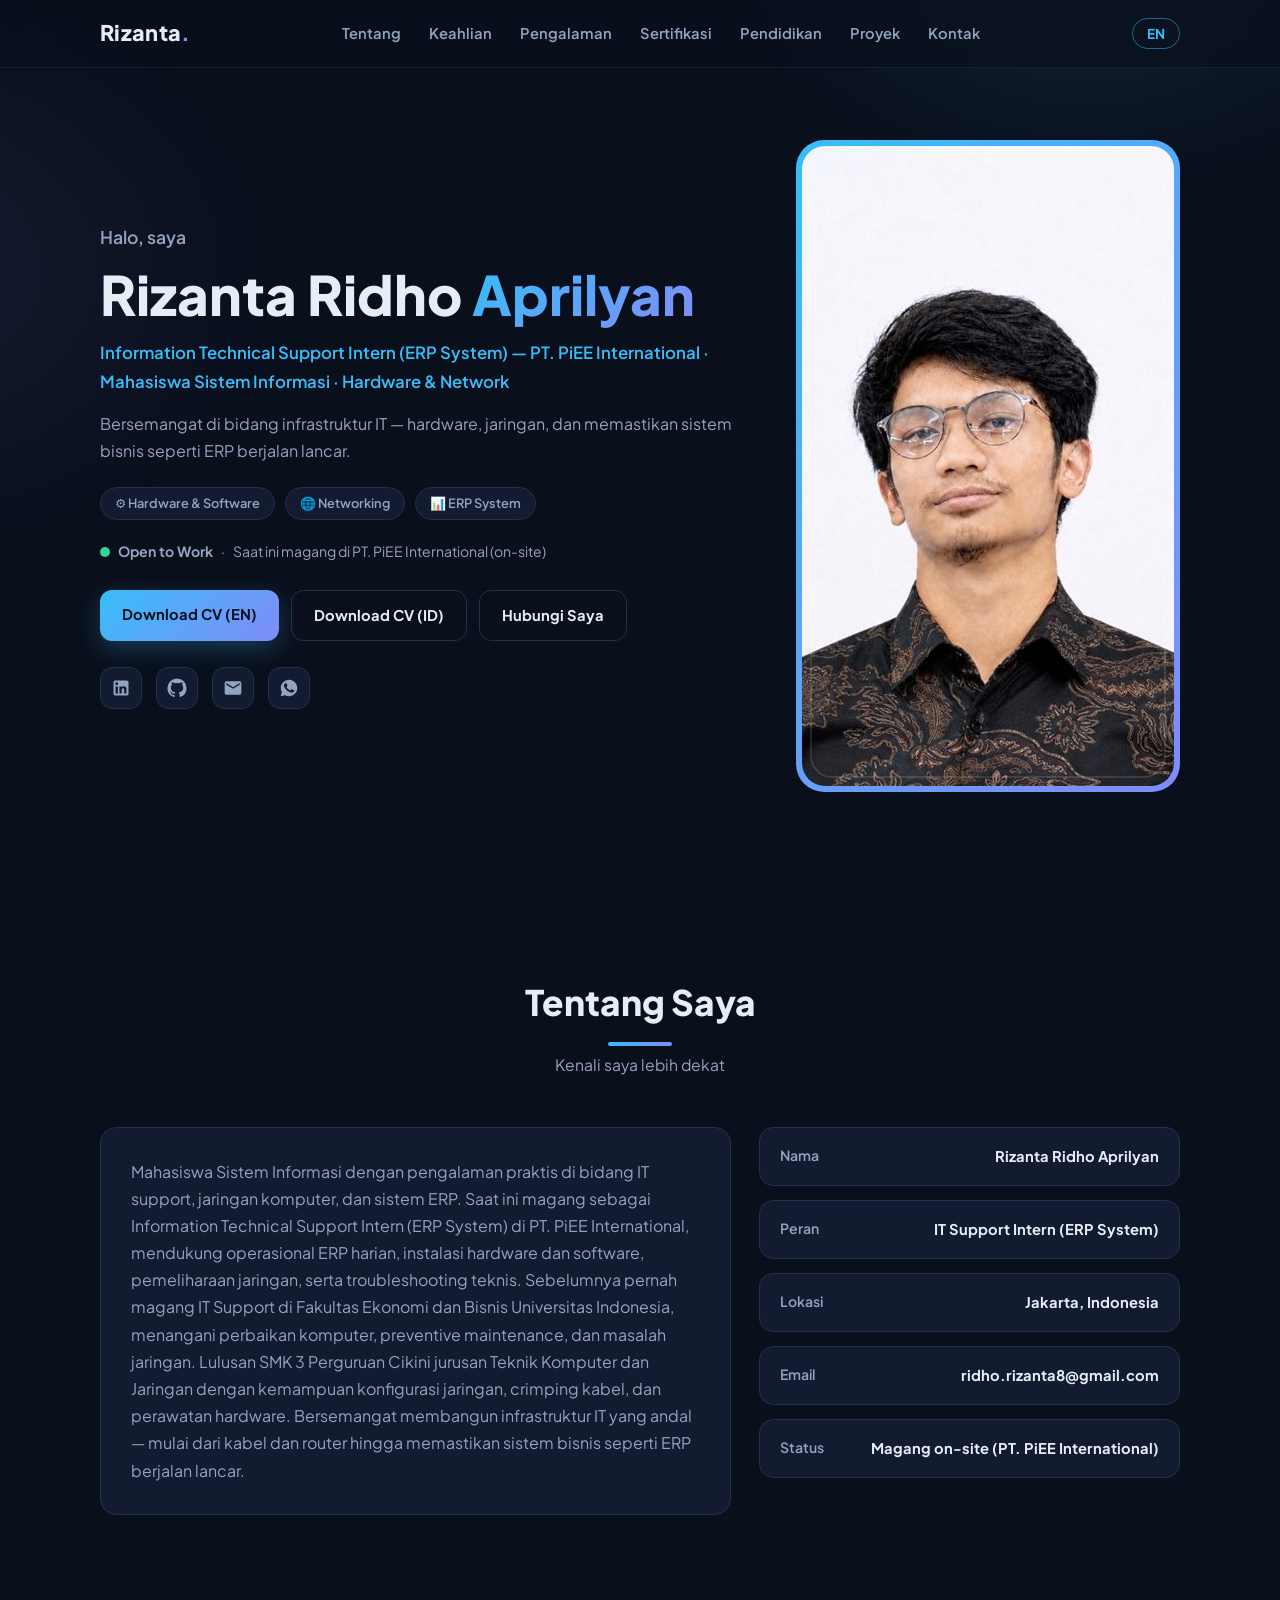
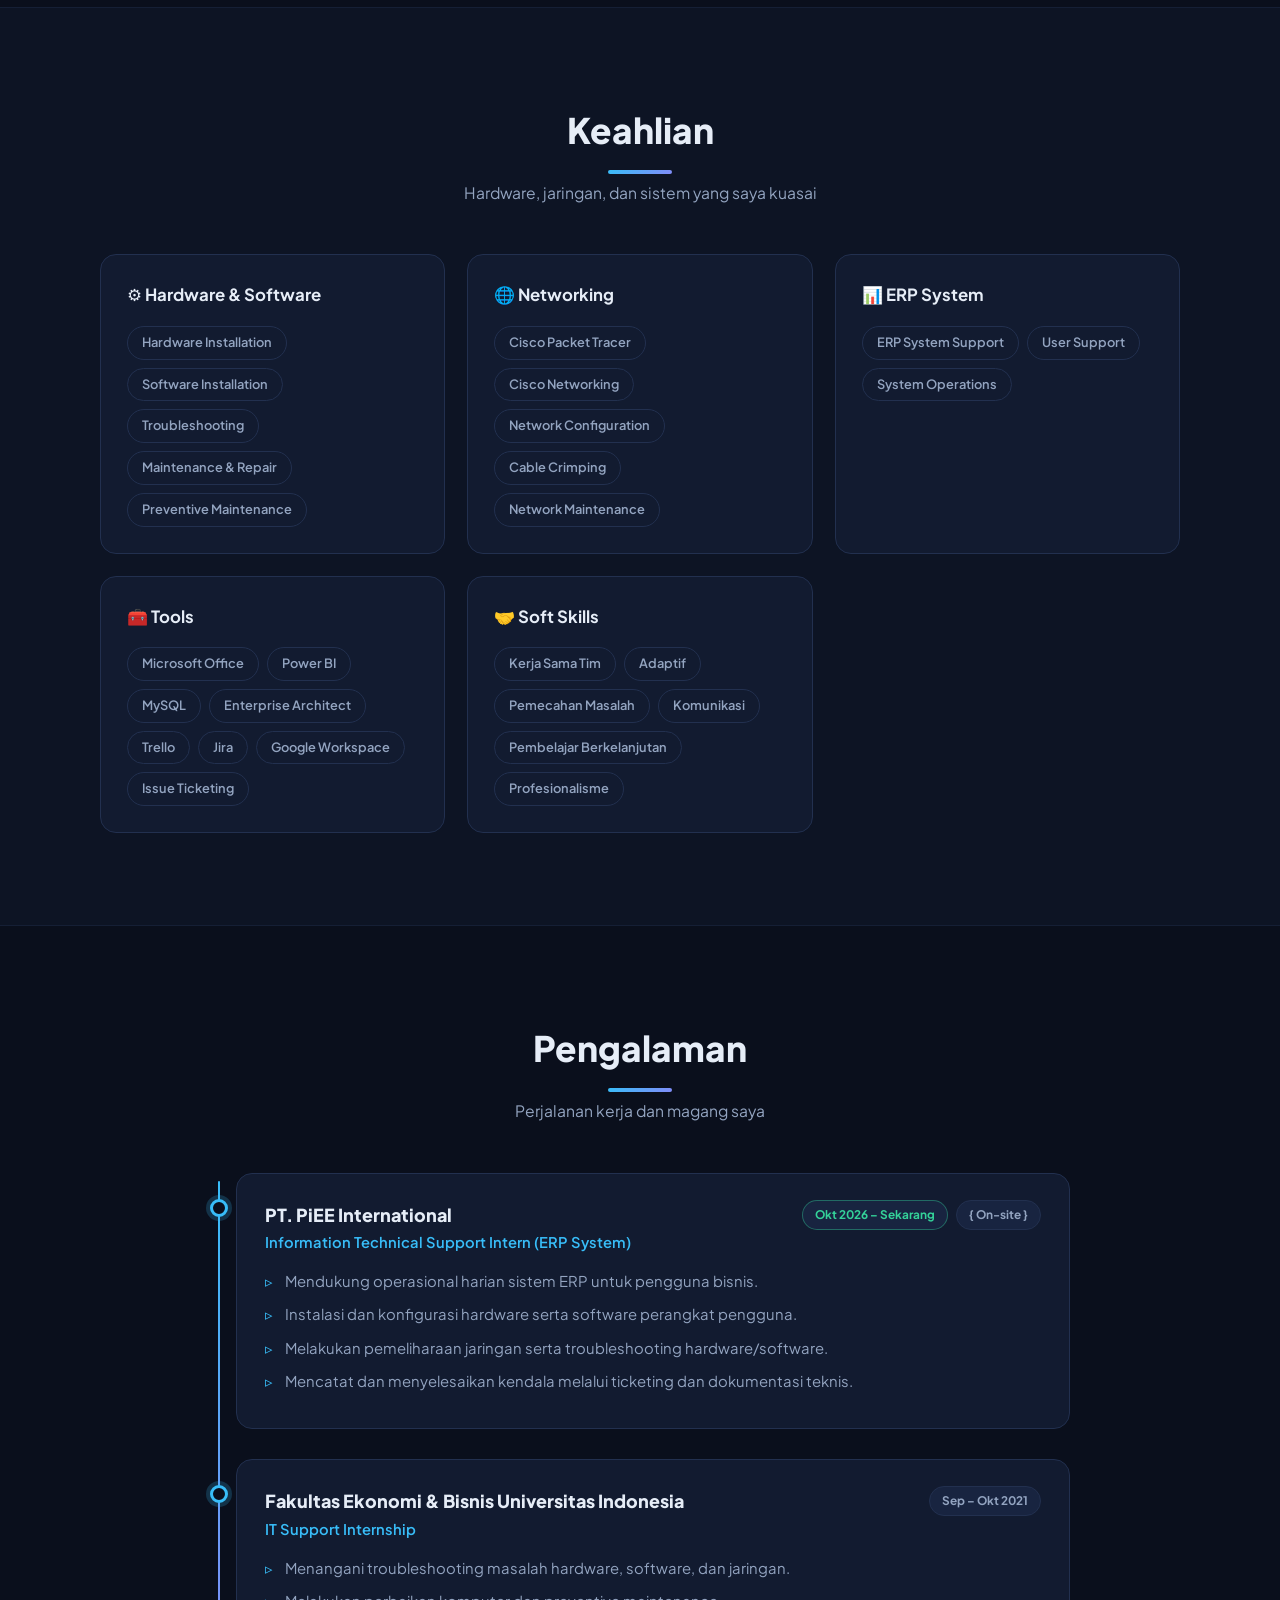
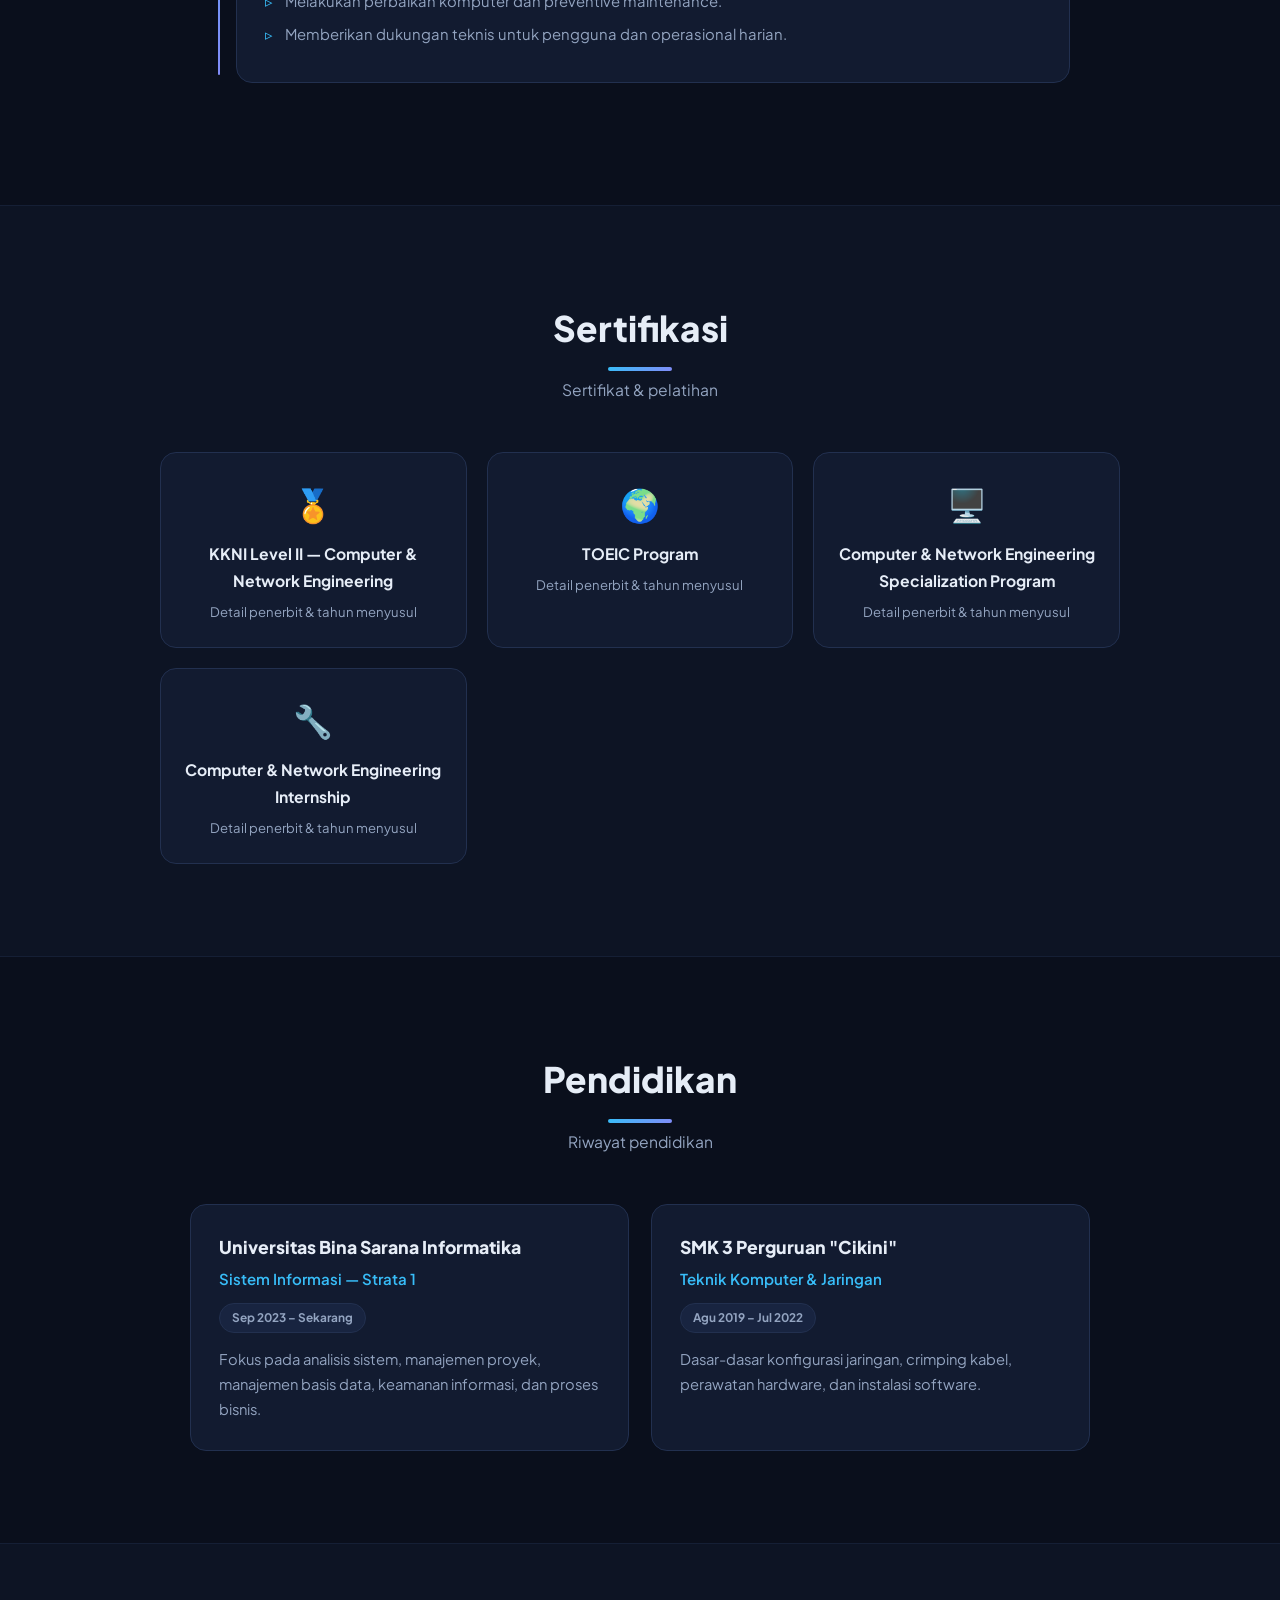
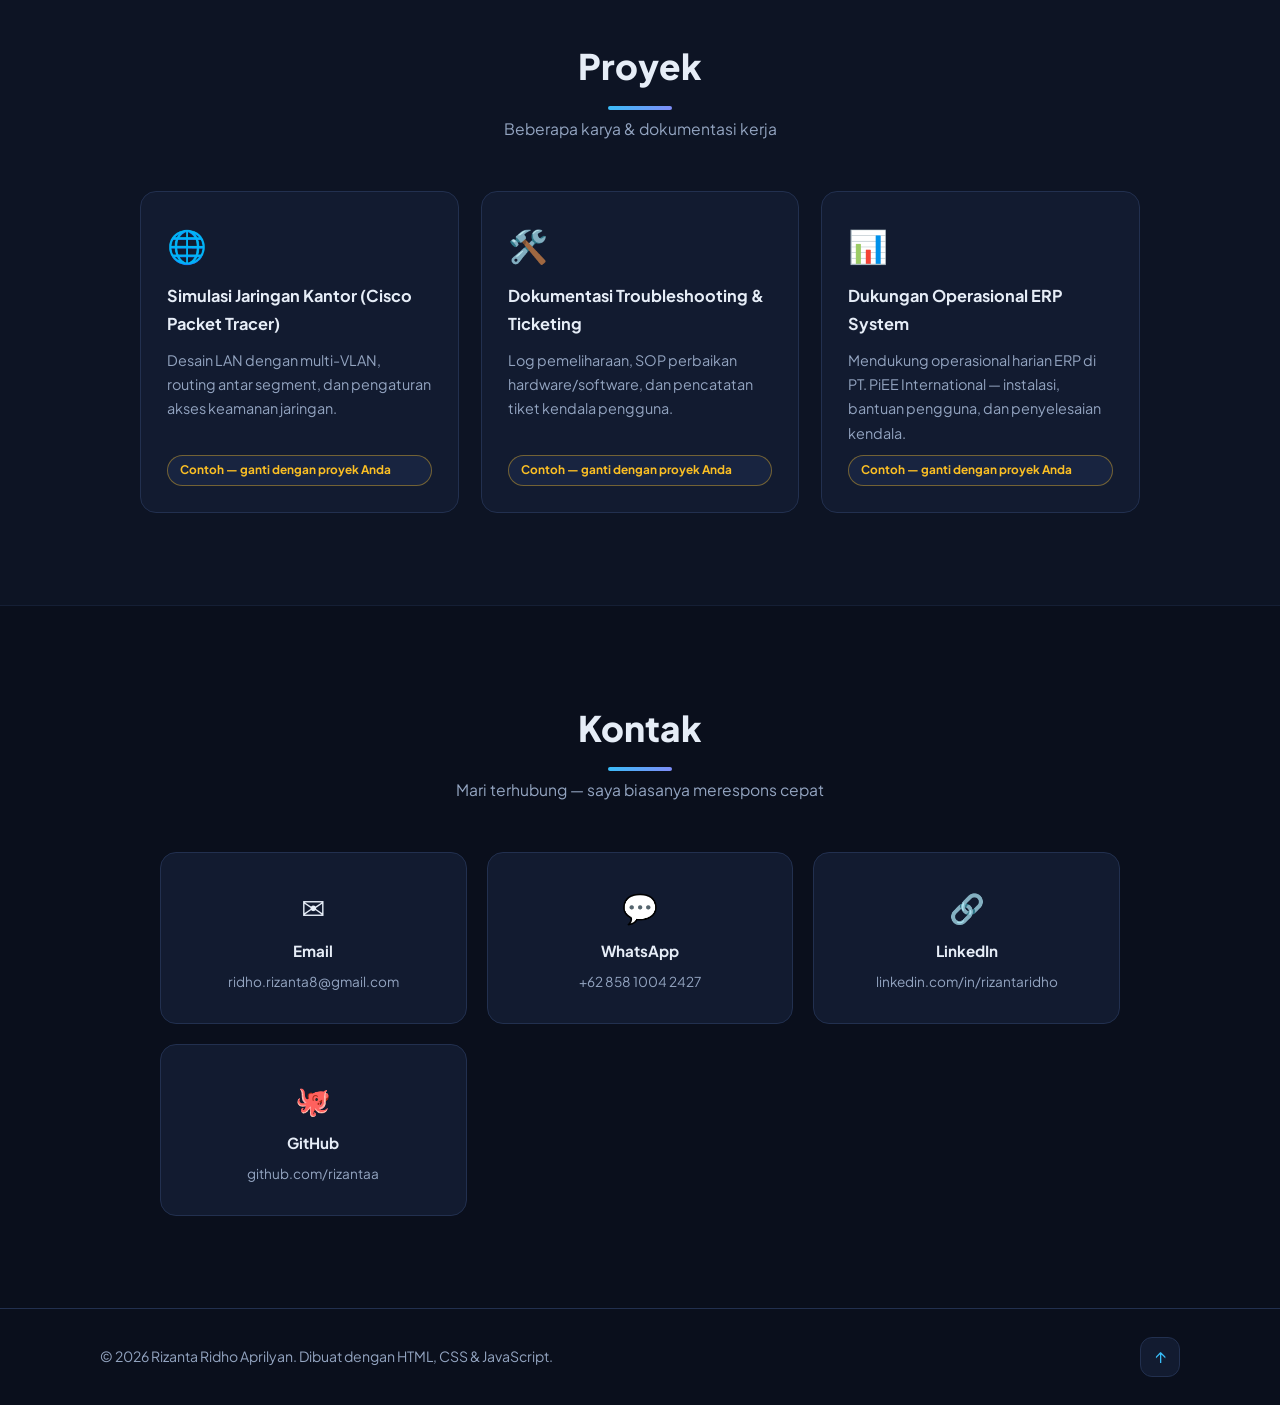
<file: index.html>
<!DOCTYPE html>
<html lang="id">
<head>
  <meta charset="UTF-8">
  <meta name="viewport" content="width=device-width, initial-scale=1.0">
  <title>Rizanta Ridho Aprilyan — IT Support &amp; Network Engineer</title>
  <meta name="description" content="Portofolio Rizanta Ridho Aprilyan — Information Technical Support Intern (ERP System), Information Systems Student, spesialis hardware, jaringan, dan sistem.">
  <meta name="author" content="Rizanta Ridho Aprilyan">
  <meta name="keywords" content="Rizanta Ridho Aprilyan, IT Support, Network Engineer, ERP, Cisco, troubleshooting, portofolio">
  <meta name="theme-color" content="#0a0f1c">

  <!-- Open Graph -->
  <meta property="og:type" content="website">
  <meta property="og:title" content="Rizanta Ridho Aprilyan — IT Support & Network Engineer">
  <meta property="og:description" content="Portofolio IT Support, Networking & ERP System. Information Technical Support Intern (ERP System) at PT. PiEE International.">
  <meta property="og:image" content="https://rizantaa.github.io/assets/img/profile.jpg">
  <meta property="og:url" content="https://rizantaa.github.io/">

  <!-- Twitter Card -->
  <meta name="twitter:card" content="summary_large_image">
  <meta name="twitter:title" content="Rizanta Ridho Aprilyan — IT Support & Network Engineer">
  <meta name="twitter:description" content="Portofolio IT Support, Networking & ERP System.">
  <meta name="twitter:image" content="https://rizantaa.github.io/assets/img/profile.jpg">

  <link rel="icon" type="image/svg+xml" href="assets/img/favicon.svg">
  <link rel="preconnect" href="https://fonts.googleapis.com">
  <link rel="preconnect" href="https://fonts.gstatic.com" crossorigin>
  <link href="https://fonts.googleapis.com/css2?family=Plus+Jakarta+Sans:wght@400;500;600;700;800&display=swap" rel="stylesheet">
  <link rel="stylesheet" href="assets/css/style.css">
</head>
<body>

  <!-- ================= NAVBAR ================= -->
  <nav class="nav" id="nav">
    <div class="container nav-inner">
      <a href="#home" class="nav-logo">Rizanta<span class="grad">.</span></a>

      <ul class="nav-links" id="navLinks">
        <li><a href="#about" data-i18n="nav_about">Tentang</a></li>
        <li><a href="#skills" data-i18n="nav_skills">Keahlian</a></li>
        <li><a href="#experience" data-i18n="nav_experience">Pengalaman</a></li>
        <li><a href="#certifications" data-i18n="nav_certs">Sertifikasi</a></li>
        <li><a href="#education" data-i18n="nav_education">Pendidikan</a></li>
        <li><a href="#projects" data-i18n="nav_projects">Proyek</a></li>
        <li><a href="#contact" data-i18n="nav_contact">Kontak</a></li>
      </ul>

      <div class="nav-actions">
        <button class="lang-btn" id="langBtn" aria-label="Switch language">EN</button>
        <button class="hamburger" id="hamburger" aria-label="Menu">
          <span></span><span></span><span></span>
        </button>
      </div>
    </div>
  </nav>

  <!-- ================= HERO ================= -->
  <header class="hero" id="home">
    <div class="container hero-grid">
      <div class="hero-text">
        <span class="hero-greeting" data-i18n="hero_greeting">Halo, saya</span>
        <h1 class="hero-name">Rizanta Ridho <span class="grad">Aprilyan</span></h1>
        <p class="hero-role" data-i18n="hero_role">Information Technical Support Intern (ERP System) — PT. PiEE International · Mahasiswa Sistem Informasi · Hardware &amp; Network</p>
        <p class="hero-desc" data-i18n="hero_desc">Bersemangat di bidang infrastruktur IT — hardware, jaringan, dan memastikan sistem bisnis seperti ERP berjalan lancar.</p>

        <div class="hero-badges">
          <span class="chip">⚙️ Hardware &amp; Software</span>
          <span class="chip">🌐 Networking</span>
          <span class="chip">📊 ERP System</span>
        </div>

        <div class="hero-status">
          <span class="dot pulse"></span>
          <strong data-i18n="hero_status">Open to Work</strong>
          <span>·</span>
          <span data-i18n="hero_status2">Saat ini magang di PT. PiEE International (on-site)</span>
        </div>

        <div class="hero-actions">
          <a class="btn btn-primary" href="assets/cv/CV_Rizanta_EN.pdf" download>Download CV (EN)</a>
          <a class="btn btn-ghost" href="assets/cv/CV_Rizanta_ID.pdf" download>Download CV (ID)</a>
          <a class="btn btn-ghost" href="#contact" data-i18n="btn_contact">Hubungi Saya</a>
        </div>

        <div class="hero-social">
          <a href="https://www.linkedin.com/in/rizantaridho" target="_blank" rel="noopener" aria-label="LinkedIn" title="LinkedIn">
            <svg viewBox="0 0 24 24" width="20" height="20" fill="currentColor"><path d="M19 3a2 2 0 0 1 2 2v14a2 2 0 0 1-2 2H5a2 2 0 0 1-2-2V5a2 2 0 0 1 2-2h14m-.5 15.5v-5.3a3.26 3.26 0 0 0-3.26-3.26c-.85 0-1.84.52-2.32 1.3v-1.11h-2.79v8.37h2.79v-4.93c0-.77.62-1.4 1.39-1.4a1.4 1.4 0 0 1 1.4 1.4v4.93h2.79M6.88 8.56a1.68 1.68 0 0 0 1.68-1.68c0-.93-.75-1.69-1.68-1.69a1.69 1.69 0 0 0-1.69 1.69c0 .93.76 1.68 1.69 1.68m1.39 9.94v-8.37H5.5v8.37h2.77z"/></svg>
          </a>
          <a href="https://github.com/rizantaa" target="_blank" rel="noopener" aria-label="GitHub" title="GitHub">
            <svg viewBox="0 0 24 24" width="20" height="20" fill="currentColor"><path d="M12 .5A11.5 11.5 0 0 0 .5 12a11.5 11.5 0 0 0 7.86 10.92c.58.1.79-.25.79-.56v-2c-3.2.7-3.87-1.54-3.87-1.54-.53-1.32-1.28-1.68-1.28-1.68-1.05-.71.08-.7.08-.7 1.16.08 1.77 1.19 1.77 1.19 1.03 1.76 2.7 1.25 3.36.96.1-.75.4-1.25.73-1.54-2.55-.29-5.24-1.28-5.24-5.68 0-1.26.45-2.29 1.19-3.1-.12-.29-.52-1.46.11-3.05 0 0 .97-.31 3.18 1.18a11 11 0 0 1 5.79 0c2.2-1.49 3.17-1.18 3.17-1.18.63 1.59.23 2.76.12 3.05.74.81 1.18 1.84 1.18 3.1 0 4.41-2.69 5.38-5.25 5.66.41.36.78 1.05.78 2.13v3.16c0 .31.21.67.8.56A11.5 11.5 0 0 0 23.5 12 11.5 11.5 0 0 0 12 .5z"/></svg>
          </a>
          <a href="mailto:ridho.rizanta8@gmail.com" aria-label="Email" title="Email">
            <svg viewBox="0 0 24 24" width="20" height="20" fill="currentColor"><path d="M20 4H4a2 2 0 0 0-2 2v12a2 2 0 0 0 2 2h16a2 2 0 0 0 2-2V6a2 2 0 0 0-2-2zm0 4-8 5-8-5V6l8 5 8-5v2z"/></svg>
          </a>
          <a href="https://wa.me/6285810042427" target="_blank" rel="noopener" aria-label="WhatsApp" title="WhatsApp">
            <svg viewBox="0 0 24 24" width="20" height="20" fill="currentColor"><path d="M12.04 2C6.58 2 2.13 6.45 2.13 11.91c0 1.75.46 3.45 1.32 4.95L2 22l5.25-1.38a9.9 9.9 0 0 0 4.79 1.22c5.46 0 9.91-4.45 9.91-9.91C21.95 6.45 17.5 2 12.04 2zm5.83 14.12c-.25.7-1.45 1.34-2 1.39-.51.05-1.16.07-1.87-.12-.43-.11-.99-.32-1.7-.63-2.99-1.31-4.94-4.35-5.09-4.56-.15-.2-1.22-1.62-1.22-3.1 0-1.47.77-2.19 1.05-2.5.27-.3.6-.38.8-.38.2 0 .4 0 .58.01.19.01.44-.07.68.52.25.6.84 2.07.92 2.22.07.15.12.33.02.53-.1.2-.15.33-.3.5-.15.18-.32.4-.45.53-.15.15-.31.32-.13.63.18.3.79 1.31 1.7 2.12 1.17 1.04 2.16 1.37 2.46 1.52.3.15.48.13.66-.08.18-.2.76-.88.96-1.19.2-.3.4-.25.68-.15.27.1 1.74.82 2.04.97.3.15.5.22.57.35.08.13.08.75-.17 1.45z"/></svg>
          </a>
        </div>
      </div>

      <div class="hero-photo">
        <div class="photo-frame">
          <img src="assets/img/profile.jpg" alt="Rizanta Ridho Aprilyan" width="640" height="640">
        </div>
      </div>
    </div>
  </header>

  <main>

    <!-- ================= ABOUT ================= -->
    <section class="section" id="about">
      <div class="container">
        <h2 class="section-title" data-i18n="sec_about">Tentang Saya</h2>
        <p class="section-sub" data-i18n="about_sub">Kenali saya lebih dekat</p>

        <div class="about-grid reveal">
          <div class="about-card">
            <p data-i18n="about_text">Mahasiswa Sistem Informasi dengan pengalaman praktis di bidang IT support, jaringan komputer, dan sistem ERP. Saat ini magang sebagai Information Technical Support Intern (ERP System) di PT. PiEE International, mendukung operasional ERP harian, instalasi hardware dan software, pemeliharaan jaringan, serta troubleshooting teknis. Sebelumnya pernah magang IT Support di Fakultas Ekonomi dan Bisnis Universitas Indonesia, menangani perbaikan komputer, preventive maintenance, dan masalah jaringan. Lulusan SMK 3 Perguruan Cikini jurusan Teknik Komputer dan Jaringan dengan kemampuan konfigurasi jaringan, crimping kabel, dan perawatan hardware. Bersemangat membangun infrastruktur IT yang andal — mulai dari kabel dan router hingga memastikan sistem bisnis seperti ERP berjalan lancar.</p>
          </div>
          <div class="about-facts">
            <div class="fact"><span class="fact-label" data-i18n="fact_name">Nama</span><span class="fact-value">Rizanta Ridho Aprilyan</span></div>
            <div class="fact"><span class="fact-label" data-i18n="fact_role">Peran</span><span class="fact-value" data-i18n="fact_role_value">IT Support Intern (ERP System)</span></div>
            <div class="fact"><span class="fact-label" data-i18n="fact_location">Lokasi</span><span class="fact-value">Jakarta, Indonesia</span></div>
            <div class="fact"><span class="fact-label" data-i18n="fact_email">Email</span><span class="fact-value">ridho.rizanta8@gmail.com</span></div>
            <div class="fact"><span class="fact-label" data-i18n="fact_status">Status</span><span class="fact-value" data-i18n="fact_status_value">Internship on-site (PT. PiEE International)</span></div>
          </div>
        </div>
      </div>
    </section>

    <!-- ================= SKILLS ================= -->
    <section class="section section-alt" id="skills">
      <div class="container">
        <h2 class="section-title" data-i18n="sec_skills">Keahlian</h2>
        <p class="section-sub" data-i18n="skills_sub">Hardware, jaringan, dan sistem yang saya kuasai</p>

        <div class="skills-grid">
          <div class="skill-card reveal">
            <h3 class="skill-head">⚙️ <span data-i18n="skill_hw">Hardware &amp; Software</span></h3>
            <div class="chips">
              <span class="chip">Hardware Installation</span>
              <span class="chip">Software Installation</span>
              <span class="chip">Troubleshooting</span>
              <span class="chip">Maintenance &amp; Repair</span>
              <span class="chip">Preventive Maintenance</span>
            </div>
          </div>

          <div class="skill-card reveal">
            <h3 class="skill-head">🌐 <span data-i18n="skill_net">Networking</span></h3>
            <div class="chips">
              <span class="chip">Cisco Packet Tracer</span>
              <span class="chip">Cisco Networking</span>
              <span class="chip">Network Configuration</span>
              <span class="chip">Cable Crimping</span>
              <span class="chip">Network Maintenance</span>
            </div>
          </div>

          <div class="skill-card reveal">
            <h3 class="skill-head">📊 <span data-i18n="skill_erp">ERP System</span></h3>
            <div class="chips">
              <span class="chip">ERP System Support</span>
              <span class="chip">User Support</span>
              <span class="chip">System Operations</span>
            </div>
          </div>

          <div class="skill-card reveal">
            <h3 class="skill-head">🧰 <span data-i18n="skill_tools">Tools</span></h3>
            <div class="chips">
              <span class="chip">Microsoft Office</span>
              <span class="chip">Power BI</span>
              <span class="chip">MySQL</span>
              <span class="chip">Enterprise Architect</span>
              <span class="chip">Trello</span>
              <span class="chip">Jira</span>
              <span class="chip">Google Workspace</span>
              <span class="chip">Issue Ticketing</span>
            </div>
          </div>

          <div class="skill-card reveal">
            <h3 class="skill-head">🤝 <span data-i18n="skill_soft">Soft Skills</span></h3>
            <div class="chips">
              <span class="chip" data-i18n="chip_teamwork">Kerja Sama Tim</span>
              <span class="chip" data-i18n="chip_adapt">Adaptif</span>
              <span class="chip" data-i18n="chip_problem">Pemecahan Masalah</span>
              <span class="chip" data-i18n="chip_comm">Komunikasi</span>
              <span class="chip" data-i18n="chip_learn">Pembelajar Berkelanjutan</span>
              <span class="chip" data-i18n="chip_prof">Profesionalisme</span>
            </div>
          </div>
        </div>
      </div>
    </section>

    <!-- ================= EXPERIENCE ================= -->
    <section class="section" id="experience">
      <div class="container">
        <h2 class="section-title" data-i18n="sec_experience">Pengalaman</h2>
        <p class="section-sub" data-i18n="experience_sub">Perjalanan kerja dan magang saya</p>

        <div class="timeline">
          <div class="timeline-item reveal">
            <div class="timeline-dot"></div>
            <div class="timeline-card">
              <div class="timeline-head">
                <div>
                  <h3 class="timeline-company">PT. PiEE International</h3>
                  <p class="timeline-role" data-i18n="exp1_role">Information Technical Support Intern (ERP System)</p>
                </div>
                <div class="timeline-meta">
                  <span class="badge badge-live" data-i18n="exp1_period">Okt 2026 – Sekarang</span>
                  <span class="badge">{ On-site }</span>
                </div>
              </div>
              <ul class="timeline-list">
                <li data-i18n="exp1_b1">Mendukung operasional harian sistem ERP untuk pengguna bisnis.</li>
                <li data-i18n="exp1_b2">Instalasi dan konfigurasi hardware serta software perangkat pengguna.</li>
                <li data-i18n="exp1_b3">Melakukan pemeliharaan jaringan serta troubleshooting hardware/software.</li>
                <li data-i18n="exp1_b4">Mencatat dan menyelesaikan kendala melalui ticketing dan dokumentasi teknis.</li>
              </ul>
            </div>
          </div>

          <div class="timeline-item reveal">
            <div class="timeline-dot"></div>
            <div class="timeline-card">
              <div class="timeline-head">
                <div>
                  <h3 class="timeline-company">Fakultas Ekonomi &amp; Bisnis Universitas Indonesia</h3>
                  <p class="timeline-role" data-i18n="exp2_role">IT Support Internship</p>
                </div>
                <div class="timeline-meta">
                  <span class="badge" data-i18n="exp2_period">Sep – Okt 2021</span>
                </div>
              </div>
              <ul class="timeline-list">
                <li data-i18n="exp2_b1">Menangani troubleshooting masalah hardware, software, dan jaringan.</li>
                <li data-i18n="exp2_b2">Melakukan perbaikan komputer dan preventive maintenance.</li>
                <li data-i18n="exp2_b3">Memberikan dukungan teknis untuk pengguna dan operasional harian.</li>
              </ul>
            </div>
          </div>
        </div>
      </div>
    </section>

    <!-- ================= CERTIFICATIONS ================= -->
    <section class="section section-alt" id="certifications">
      <div class="container">
        <h2 class="section-title" data-i18n="sec_certs">Sertifikasi</h2>
        <p class="section-sub" data-i18n="certs_sub">Sertifikat &amp; pelatihan</p>

        <div class="cert-grid">
          <div class="cert-card reveal">
            <span class="cert-icon">🏅</span>
            <h3 class="cert-name">KKNI Level II — Computer &amp; Network Engineering</h3>
            <p class="cert-meta" data-i18n="cert_placeholder">Detail penerbit &amp; tahun menyusul</p>
          </div>
          <div class="cert-card reveal">
            <span class="cert-icon">🌍</span>
            <h3 class="cert-name">TOEIC Program</h3>
            <p class="cert-meta" data-i18n="cert_placeholder">Detail penerbit &amp; tahun menyusul</p>
          </div>
          <div class="cert-card reveal">
            <span class="cert-icon">🖥️</span>
            <h3 class="cert-name">Computer &amp; Network Engineering Specialization Program</h3>
            <p class="cert-meta" data-i18n="cert_placeholder">Detail penerbit &amp; tahun menyusul</p>
          </div>
          <div class="cert-card reveal">
            <span class="cert-icon">🔧</span>
            <h3 class="cert-name">Computer &amp; Network Engineering Internship</h3>
            <p class="cert-meta" data-i18n="cert_placeholder">Detail penerbit &amp; tahun menyusul</p>
          </div>
        </div>
      </div>
    </section>

    <!-- ================= EDUCATION ================= -->
    <section class="section" id="education">
      <div class="container">
        <h2 class="section-title" data-i18n="sec_education">Pendidikan</h2>
        <p class="section-sub" data-i18n="education_sub">Riwayat pendidikan</p>

        <div class="edu-grid">
          <div class="edu-card reveal">
            <h3 class="edu-school">Universitas Bina Sarana Informatika</h3>
            <p class="edu-major" data-i18n="edu1_major">Sistem Informasi — Strata 1</p>
            <span class="badge" data-i18n="edu1_period">Sep 2023 – Sekarang</span>
            <p class="edu-desc" data-i18n="edu1_desc">Fokus pada analisis sistem, manajemen proyek, manajemen basis data, keamanan informasi, dan proses bisnis.</p>
          </div>
          <div class="edu-card reveal">
            <h3 class="edu-school">SMK 3 Perguruan "Cikini"</h3>
            <p class="edu-major" data-i18n="edu2_major">Teknik Komputer &amp; Jaringan</p>
            <span class="badge" data-i18n="edu2_period">Agu 2019 – Jul 2022</span>
            <p class="edu-desc" data-i18n="edu2_desc">Dasar-dasar konfigurasi jaringan, crimping kabel, perawatan hardware, dan instalasi software.</p>
          </div>
        </div>
      </div>
    </section>

    <!-- ================= PROJECTS ================= -->
    <section class="section section-alt" id="projects">
      <div class="container">
        <h2 class="section-title" data-i18n="sec_projects">Proyek</h2>
        <p class="section-sub" data-i18n="projects_sub">Beberapa karya &amp; dokumentasi kerja</p>

        <div class="project-grid">
          <div class="project-card reveal">
            <div class="project-icon">🌐</div>
            <h3 class="project-title" data-i18n="proj1_title">Simulasi Jaringan Kantor (Cisco Packet Tracer)</h3>
            <p class="project-desc" data-i18n="proj1_desc">Desain LAN dengan multi-VLAN, routing antar segment, dan pengaturan akses keamanan jaringan.</p>
            <span class="badge badge-warn" data-i18n="proj_note">Contoh — ganti dengan proyek Anda</span>
          </div>

          <div class="project-card reveal">
            <div class="project-icon">🛠️</div>
            <h3 class="project-title" data-i18n="proj2_title">Dokumentasi Troubleshooting &amp; Ticketing</h3>
            <p class="project-desc" data-i18n="proj2_desc">Log pemeliharaan, SOP perbaikan hardware/software, dan pencatatan tiket kendala pengguna.</p>
            <span class="badge badge-warn" data-i18n="proj_note">Contoh — ganti dengan proyek Anda</span>
          </div>

          <div class="project-card reveal">
            <div class="project-icon">📊</div>
            <h3 class="project-title" data-i18n="proj3_title">Dukungan Operasional ERP System</h3>
            <p class="project-desc" data-i18n="proj3_desc">Mendukung operasional harian ERP di PT. PiEE International — instalasi, bantuan pengguna, dan penyelesaian kendala.</p>
            <span class="badge badge-warn" data-i18n="proj_note">Contoh — ganti dengan proyek Anda</span>
          </div>
        </div>
      </div>
    </section>

    <!-- ================= CONTACT ================= -->
    <section class="section" id="contact">
      <div class="container">
        <h2 class="section-title" data-i18n="sec_contact">Kontak</h2>
        <p class="section-sub" data-i18n="contact_sub">Mari terhubung — saya biasanya merespons cepat</p>

        <div class="contact-grid">
          <a class="contact-card reveal" href="mailto:ridho.rizanta8@gmail.com">
            <span class="contact-icon">✉️</span>
            <span class="contact-label" data-i18n="contact_email">Email</span>
            <span class="contact-value">ridho.rizanta8@gmail.com</span>
          </a>
          <a class="contact-card reveal" href="https://wa.me/6285810042427" target="_blank" rel="noopener">
            <span class="contact-icon">💬</span>
            <span class="contact-label" data-i18n="contact_wa">WhatsApp</span>
            <span class="contact-value">+62 858 1004 2427</span>
          </a>
          <a class="contact-card reveal" href="https://www.linkedin.com/in/rizantaridho" target="_blank" rel="noopener">
            <span class="contact-icon">🔗</span>
            <span class="contact-label" data-i18n="contact_li">LinkedIn</span>
            <span class="contact-value">linkedin.com/in/rizantaridho</span>
          </a>
          <a class="contact-card reveal" href="https://github.com/rizantaa" target="_blank" rel="noopener">
            <span class="contact-icon">🐙</span>
            <span class="contact-label" data-i18n="contact_gh">GitHub</span>
            <span class="contact-value">github.com/rizantaa</span>
          </a>
        </div>
      </div>
    </section>
  </main>

  <!-- ================= FOOTER ================= -->
  <footer class="footer">
    <div class="container footer-inner">
      <p data-i18n="footer_text">© 2026 Rizanta Ridho Aprilyan. Dibuat dengan HTML, CSS &amp; JavaScript.</p>
      <a href="#home" class="footer-top" aria-label="Back to top">↑</a>
    </div>
  </footer>

  <script src="assets/js/i18n.js"></script>
  <script src="assets/js/main.js"></script>
</body>
</html>
</file>
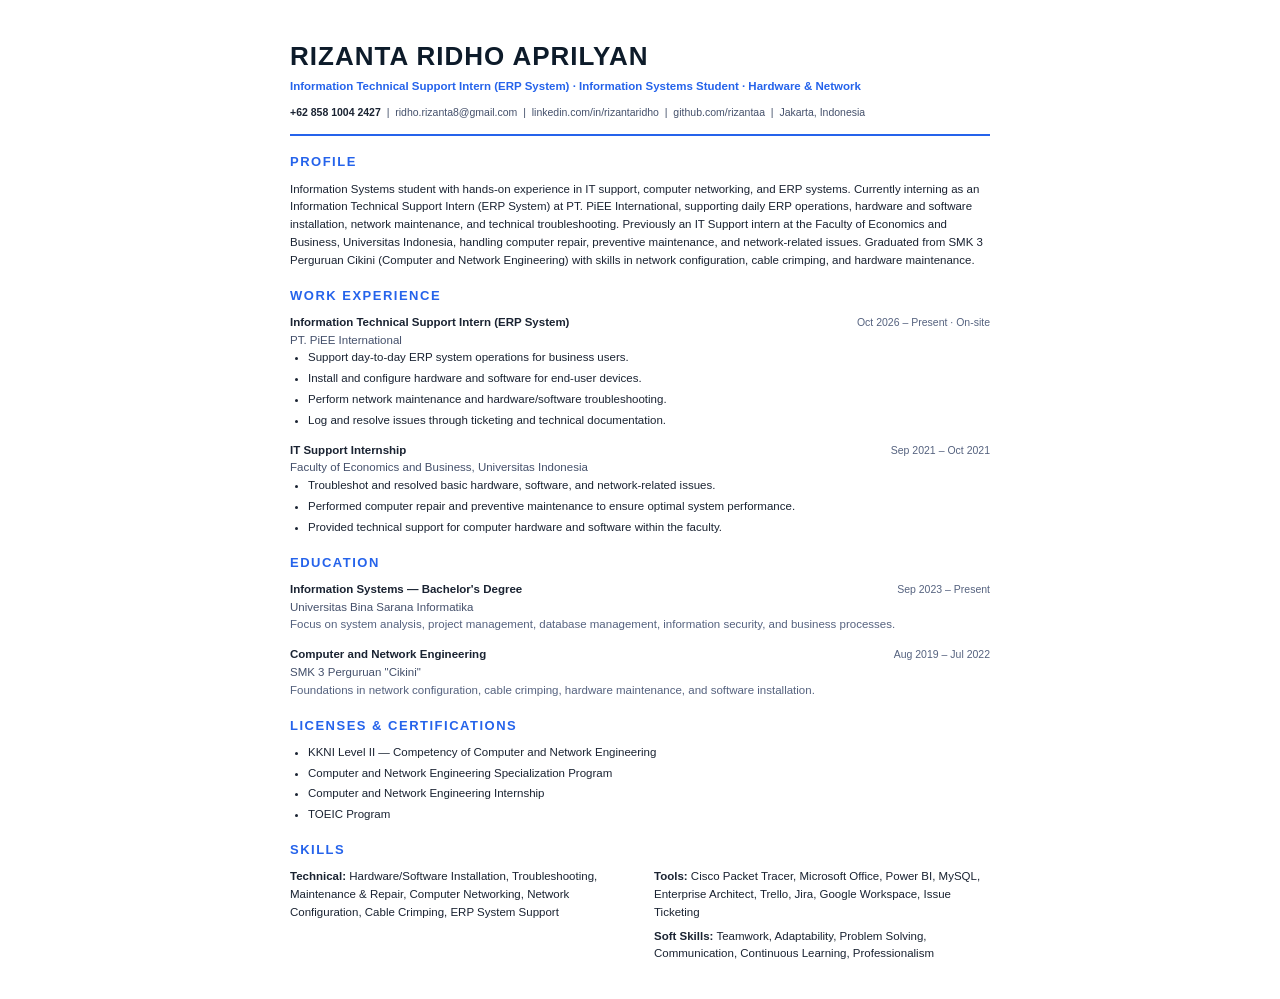
<file: assets/cv/src/cv-en.html>
<!DOCTYPE html>
<html lang="en">
<head>
<meta charset="UTF-8">
<title>CV — Rizanta Ridho Aprilyan (EN)</title>
<style>
  * { margin: 0; padding: 0; box-sizing: border-box; }
  body { font-family: "Segoe UI", Calibri, Arial, sans-serif; color: #1a2332; font-size: 11.5px; line-height: 1.55; }
  .page { max-width: 780px; margin: 0 auto; padding: 36px 40px; }
  h1 { font-size: 26px; letter-spacing: 1px; color: #0d1b2a; }
  .headline { color: #2563eb; font-weight: 600; margin-top: 2px; }
  .contact { margin-top: 8px; font-size: 10.5px; color: #44506b; }
  .contact b { color: #1a2332; }
  hr { border: none; border-top: 2px solid #2563eb; margin: 14px 0; }
  h2 { font-size: 13px; text-transform: uppercase; letter-spacing: 1.5px; color: #2563eb; margin: 16px 0 8px; }
  .entry { margin-bottom: 12px; }
  .row { display: flex; justify-content: space-between; align-items: baseline; }
  .role { font-weight: 700; }
  .org { color: #44506b; }
  .date { font-size: 10.5px; color: #55627f; white-space: nowrap; }
  ul { padding-left: 18px; }
  li { margin-bottom: 3px; }
  .two-col { display: flex; gap: 28px; }
  .two-col > div { flex: 1; }
  .tag { font-weight: 700; }
</style>
</head>
<body>
<div class="page">
  <h1>RIZANTA RIDHO APRILYAN</h1>
  <p class="headline">Information Technical Support Intern (ERP System) · Information Systems Student · Hardware &amp; Network</p>
  <p class="contact"><b>+62 858 1004 2427</b> &nbsp;|&nbsp; ridho.rizanta8@gmail.com &nbsp;|&nbsp; linkedin.com/in/rizantaridho &nbsp;|&nbsp; github.com/rizantaa &nbsp;|&nbsp; Jakarta, Indonesia</p>
  <hr>

  <h2>Profile</h2>
  <p>Information Systems student with hands-on experience in IT support, computer networking, and ERP systems. Currently interning as an Information Technical Support Intern (ERP System) at PT. PiEE International, supporting daily ERP operations, hardware and software installation, network maintenance, and technical troubleshooting. Previously an IT Support intern at the Faculty of Economics and Business, Universitas Indonesia, handling computer repair, preventive maintenance, and network-related issues. Graduated from SMK 3 Perguruan Cikini (Computer and Network Engineering) with skills in network configuration, cable crimping, and hardware maintenance.</p>

  <h2>Work Experience</h2>
  <div class="entry">
    <div class="row"><span class="role">Information Technical Support Intern (ERP System)</span><span class="date">Oct 2026 – Present · On-site</span></div>
    <div class="org">PT. PiEE International</div>
    <ul>
      <li>Support day-to-day ERP system operations for business users.</li>
      <li>Install and configure hardware and software for end-user devices.</li>
      <li>Perform network maintenance and hardware/software troubleshooting.</li>
      <li>Log and resolve issues through ticketing and technical documentation.</li>
    </ul>
  </div>
  <div class="entry">
    <div class="row"><span class="role">IT Support Internship</span><span class="date">Sep 2021 – Oct 2021</span></div>
    <div class="org">Faculty of Economics and Business, Universitas Indonesia</div>
    <ul>
      <li>Troubleshot and resolved basic hardware, software, and network-related issues.</li>
      <li>Performed computer repair and preventive maintenance to ensure optimal system performance.</li>
      <li>Provided technical support for computer hardware and software within the faculty.</li>
    </ul>
  </div>

  <h2>Education</h2>
  <div class="entry">
    <div class="row"><span class="role">Information Systems — Bachelor's Degree</span><span class="date">Sep 2023 – Present</span></div>
    <div class="org">Universitas Bina Sarana Informatika</div>
    <p style="color:#55627f">Focus on system analysis, project management, database management, information security, and business processes.</p>
  </div>
  <div class="entry">
    <div class="row"><span class="role">Computer and Network Engineering</span><span class="date">Aug 2019 – Jul 2022</span></div>
    <div class="org">SMK 3 Perguruan "Cikini"</div>
    <p style="color:#55627f">Foundations in network configuration, cable crimping, hardware maintenance, and software installation.</p>
  </div>

  <h2>Licenses &amp; Certifications</h2>
  <ul>
    <li>KKNI Level II — Competency of Computer and Network Engineering</li>
    <li>Computer and Network Engineering Specialization Program</li>
    <li>Computer and Network Engineering Internship</li>
    <li>TOEIC Program</li>
  </ul>

  <h2>Skills</h2>
  <div class="two-col">
    <div>
      <p><span class="tag">Technical:</span> Hardware/Software Installation, Troubleshooting, Maintenance &amp; Repair, Computer Networking, Network Configuration, Cable Crimping, ERP System Support</p>
    </div>
    <div>
      <p><span class="tag">Tools:</span> Cisco Packet Tracer, Microsoft Office, Power BI, MySQL, Enterprise Architect, Trello, Jira, Google Workspace, Issue Ticketing</p>
      <p style="margin-top:6px"><span class="tag">Soft Skills:</span> Teamwork, Adaptability, Problem Solving, Communication, Continuous Learning, Professionalism</p>
    </div>
  </div>
</div>
</body>
</html>
</file>
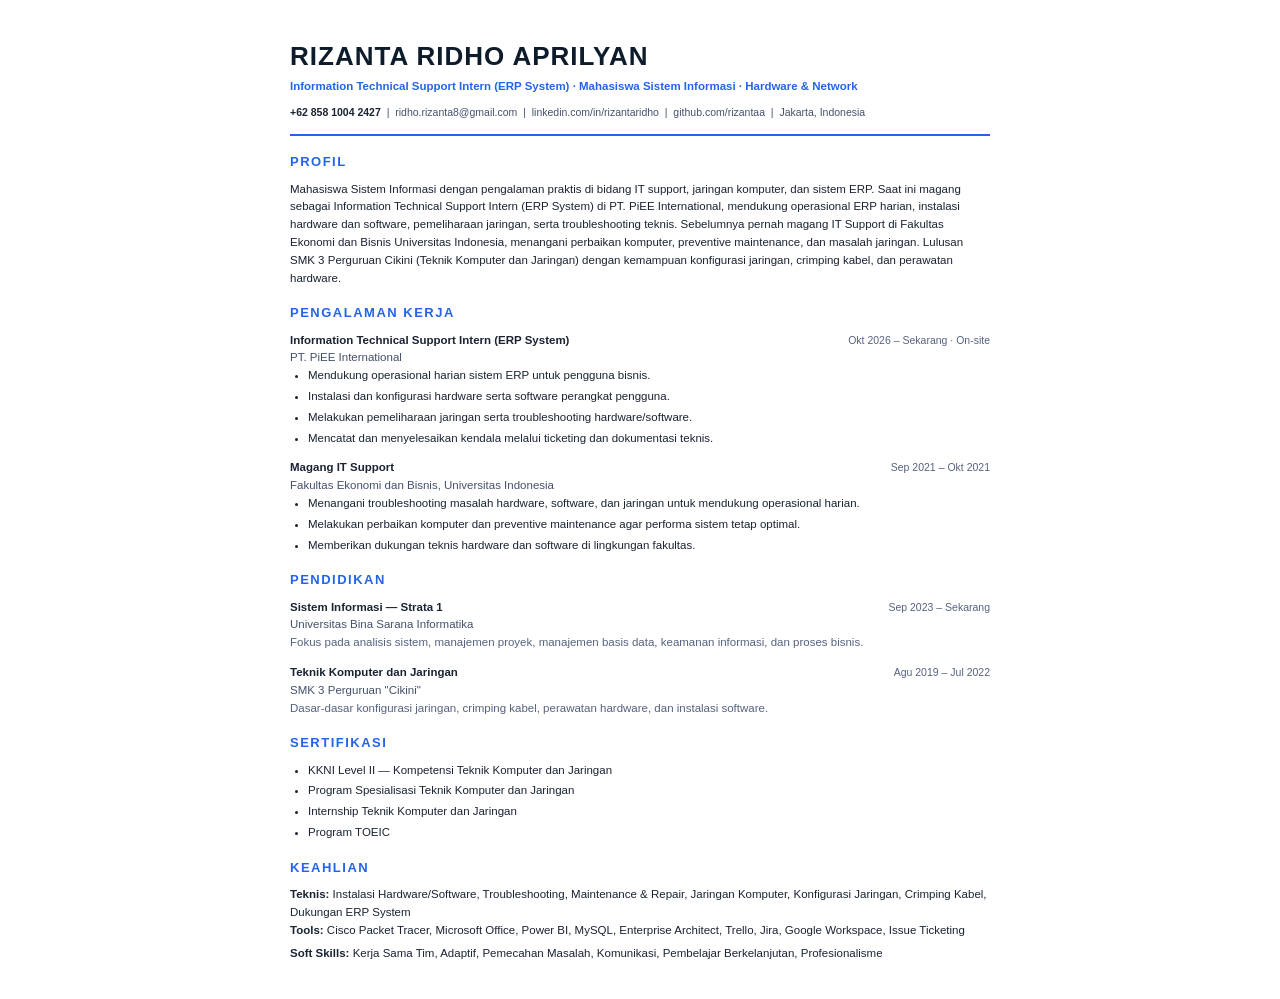
<file: assets/cv/src/cv-id.html>
<!DOCTYPE html>
<html lang="id">
<head>
<meta charset="UTF-8">
<title>CV — Rizanta Ridho Aprilyan (ID)</title>
<style>
  * { margin: 0; padding: 0; box-sizing: border-box; }
  body { font-family: "Segoe UI", Calibri, Arial, sans-serif; color: #1a2332; font-size: 11.5px; line-height: 1.55; }
  .page { max-width: 780px; margin: 0 auto; padding: 36px 40px; }
  h1 { font-size: 26px; letter-spacing: 1px; color: #0d1b2a; }
  .headline { color: #2563eb; font-weight: 600; margin-top: 2px; }
  .contact { margin-top: 8px; font-size: 10.5px; color: #44506b; }
  .contact b { color: #1a2332; }
  hr { border: none; border-top: 2px solid #2563eb; margin: 14px 0; }
  h2 { font-size: 13px; text-transform: uppercase; letter-spacing: 1.5px; color: #2563eb; margin: 16px 0 8px; }
  .entry { margin-bottom: 12px; }
  .row { display: flex; justify-content: space-between; align-items: baseline; }
  .role { font-weight: 700; }
  .org { color: #44506b; }
  .date { font-size: 10.5px; color: #55627f; white-space: nowrap; }
  ul { padding-left: 18px; }
  li { margin-bottom: 3px; }
  .tag { font-weight: 700; }
</style>
</head>
<body>
<div class="page">
  <h1>RIZANTA RIDHO APRILYAN</h1>
  <p class="headline">Information Technical Support Intern (ERP System) · Mahasiswa Sistem Informasi · Hardware &amp; Network</p>
  <p class="contact"><b>+62 858 1004 2427</b> &nbsp;|&nbsp; ridho.rizanta8@gmail.com &nbsp;|&nbsp; linkedin.com/in/rizantaridho &nbsp;|&nbsp; github.com/rizantaa &nbsp;|&nbsp; Jakarta, Indonesia</p>
  <hr>

  <h2>Profil</h2>
  <p>Mahasiswa Sistem Informasi dengan pengalaman praktis di bidang IT support, jaringan komputer, dan sistem ERP. Saat ini magang sebagai Information Technical Support Intern (ERP System) di PT. PiEE International, mendukung operasional ERP harian, instalasi hardware dan software, pemeliharaan jaringan, serta troubleshooting teknis. Sebelumnya pernah magang IT Support di Fakultas Ekonomi dan Bisnis Universitas Indonesia, menangani perbaikan komputer, preventive maintenance, dan masalah jaringan. Lulusan SMK 3 Perguruan Cikini (Teknik Komputer dan Jaringan) dengan kemampuan konfigurasi jaringan, crimping kabel, dan perawatan hardware.</p>

  <h2>Pengalaman Kerja</h2>
  <div class="entry">
    <div class="row"><span class="role">Information Technical Support Intern (ERP System)</span><span class="date">Okt 2026 – Sekarang · On-site</span></div>
    <div class="org">PT. PiEE International</div>
    <ul>
      <li>Mendukung operasional harian sistem ERP untuk pengguna bisnis.</li>
      <li>Instalasi dan konfigurasi hardware serta software perangkat pengguna.</li>
      <li>Melakukan pemeliharaan jaringan serta troubleshooting hardware/software.</li>
      <li>Mencatat dan menyelesaikan kendala melalui ticketing dan dokumentasi teknis.</li>
    </ul>
  </div>
  <div class="entry">
    <div class="row"><span class="role">Magang IT Support</span><span class="date">Sep 2021 – Okt 2021</span></div>
    <div class="org">Fakultas Ekonomi dan Bisnis, Universitas Indonesia</div>
    <ul>
      <li>Menangani troubleshooting masalah hardware, software, dan jaringan untuk mendukung operasional harian.</li>
      <li>Melakukan perbaikan komputer dan preventive maintenance agar performa sistem tetap optimal.</li>
      <li>Memberikan dukungan teknis hardware dan software di lingkungan fakultas.</li>
    </ul>
  </div>

  <h2>Pendidikan</h2>
  <div class="entry">
    <div class="row"><span class="role">Sistem Informasi — Strata 1</span><span class="date">Sep 2023 – Sekarang</span></div>
    <div class="org">Universitas Bina Sarana Informatika</div>
    <p style="color:#55627f">Fokus pada analisis sistem, manajemen proyek, manajemen basis data, keamanan informasi, dan proses bisnis.</p>
  </div>
  <div class="entry">
    <div class="row"><span class="role">Teknik Komputer dan Jaringan</span><span class="date">Agu 2019 – Jul 2022</span></div>
    <div class="org">SMK 3 Perguruan "Cikini"</div>
    <p style="color:#55627f">Dasar-dasar konfigurasi jaringan, crimping kabel, perawatan hardware, dan instalasi software.</p>
  </div>

  <h2>Sertifikasi</h2>
  <ul>
    <li>KKNI Level II — Kompetensi Teknik Komputer dan Jaringan</li>
    <li>Program Spesialisasi Teknik Komputer dan Jaringan</li>
    <li>Internship Teknik Komputer dan Jaringan</li>
    <li>Program TOEIC</li>
  </ul>

  <h2>Keahlian</h2>
  <div class="two-col">
    <div>
      <p><span class="tag">Teknis:</span> Instalasi Hardware/Software, Troubleshooting, Maintenance &amp; Repair, Jaringan Komputer, Konfigurasi Jaringan, Crimping Kabel, Dukungan ERP System</p>
    </div>
    <div>
      <p><span class="tag">Tools:</span> Cisco Packet Tracer, Microsoft Office, Power BI, MySQL, Enterprise Architect, Trello, Jira, Google Workspace, Issue Ticketing</p>
      <p style="margin-top:6px"><span class="tag">Soft Skills:</span> Kerja Sama Tim, Adaptif, Pemecahan Masalah, Komunikasi, Pembelajar Berkelanjutan, Profesionalisme</p>
    </div>
  </div>
</div>
</body>
</html>
</file>
<file: assets/css/style.css>
/* ============================================================
   Rizanta Ridho Aprilyan — Portfolio
   Theme: Dark mode · Accent: sky → indigo
   ============================================================ */

:root {
  --bg: #0a0f1c;
  --bg-soft: #0d1424;
  --surface: #121b30;
  --surface-2: #182440;
  --border: #22304f;
  --text: #e6edf7;
  --muted: #93a4c0;
  --accent: #38bdf8;
  --accent-2: #818cf8;
  --grad: linear-gradient(135deg, #38bdf8 0%, #818cf8 100%);
  --green: #34d399;
  --amber: #fbbf24;
  --radius: 16px;
  --container: 1080px;
  --nav-h: 68px;
  --font: "Plus Jakarta Sans", system-ui, -apple-system, "Segoe UI", Roboto, sans-serif;
}

* { margin: 0; padding: 0; box-sizing: border-box; }

html { scroll-behavior: smooth; scroll-padding-top: calc(var(--nav-h) + 16px); }

body {
  font-family: var(--font);
  background: var(--bg);
  color: var(--text);
  line-height: 1.7;
  overflow-x: hidden;
}

body::before {
  content: "";
  position: fixed;
  inset: 0;
  background:
    radial-gradient(600px 400px at 85% -5%, rgba(56, 189, 248, 0.12), transparent 60%),
    radial-gradient(700px 500px at -10% 30%, rgba(129, 140, 248, 0.10), transparent 60%);
  pointer-events: none;
  z-index: -1;
}

img { max-width: 100%; display: block; }
a { color: inherit; text-decoration: none; }
ul { list-style: none; }

.container { width: min(var(--container), calc(100% - 48px)); margin-inline: auto; }

.grad {
  background: var(--grad);
  -webkit-background-clip: text;
  background-clip: text;
  color: transparent;
}

/* ---------- Scrollbar ---------- */
::-webkit-scrollbar { width: 10px; }
::-webkit-scrollbar-track { background: var(--bg); }
::-webkit-scrollbar-thumb { background: #243350; border-radius: 6px; }
::-webkit-scrollbar-thumb:hover { background: #2e4268; }

::selection { background: rgba(56, 189, 248, 0.35); }

/* ============================================================
   NAVBAR
   ============================================================ */
.nav {
  position: fixed;
  top: 0; left: 0; right: 0;
  height: var(--nav-h);
  background: rgba(10, 15, 28, 0.75);
  backdrop-filter: blur(12px);
  -webkit-backdrop-filter: blur(12px);
  border-bottom: 1px solid rgba(34, 48, 79, 0.5);
  z-index: 100;
}

.nav-inner { display: flex; align-items: center; justify-content: space-between; height: 100%; }

.nav-logo { font-size: 1.35rem; font-weight: 800; letter-spacing: 0.3px; }

.nav-links {
  display: flex;
  gap: 28px;
  font-size: 0.92rem;
  font-weight: 600;
  color: var(--muted);
}

.nav-links a { position: relative; transition: color 0.2s; padding: 6px 0; }
.nav-links a::after {
  content: "";
  position: absolute;
  left: 0; bottom: 0;
  width: 0; height: 2px;
  background: var(--grad);
  transition: width 0.25s;
}
.nav-links a.active { color: var(--text); }
.nav-links a.active::after { width: 100%; }
.nav-links a:hover { color: var(--text); }
.nav-links a:hover::after { width: 100%; }

.nav-actions { display: flex; align-items: center; gap: 14px; }

.lang-btn {
  font-family: var(--font);
  font-size: 0.85rem;
  font-weight: 700;
  color: var(--accent);
  background: none;
  border: 1.5px solid rgba(56, 189, 248, 0.5);
  border-radius: 999px;
  padding: 6px 14px;
  cursor: pointer;
  transition: all 0.2s;
}
.lang-btn:hover { background: rgba(56, 189, 248, 0.12); border-color: var(--accent); }

.hamburger {
  display: none;
  flex-direction: column;
  gap: 5px;
  background: none;
  border: none;
  cursor: pointer;
  padding: 6px;
}
.hamburger span {
  width: 24px; height: 2px;
  background: var(--text);
  border-radius: 2px;
  transition: 0.25s;
}
.hamburger.active span:nth-child(1) { transform: translateY(7px) rotate(45deg); }
.hamburger.active span:nth-child(2) { opacity: 0; }
.hamburger.active span:nth-child(3) { transform: translateY(-7px) rotate(-45deg); }

/* ============================================================
   HERO
   ============================================================ */
.hero { padding: calc(var(--nav-h) + 72px) 0 88px; }

.hero-grid {
  display: grid;
  grid-template-columns: 1.25fr 0.75fr;
  gap: 56px;
  align-items: center;
}

.hero-greeting { font-size: 1.1rem; color: var(--muted); font-weight: 600; }

.hero-name {
  font-size: clamp(2.2rem, 5vw, 3.4rem);
  font-weight: 800;
  line-height: 1.15;
  margin: 10px 0 14px;
}

.hero-role {
  font-size: 1.05rem;
  font-weight: 600;
  color: var(--accent);
  margin-bottom: 14px;
}

.hero-desc { color: var(--muted); max-width: 56ch; margin-bottom: 22px; }

.hero-badges { display: flex; flex-wrap: wrap; gap: 10px; margin-bottom: 20px; }

.chip {
  display: inline-block;
  font-size: 0.8rem;
  font-weight: 600;
  color: var(--muted);
  background: var(--surface);
  border: 1px solid var(--border);
  border-radius: 999px;
  padding: 5px 14px;
  transition: border-color 0.2s, color 0.2s;
}
.chip:hover { border-color: var(--accent); color: var(--text); }

.hero-status {
  display: flex;
  align-items: center;
  flex-wrap: wrap;
  gap: 8px;
  font-size: 0.88rem;
  color: var(--muted);
  margin-bottom: 26px;
}

.dot {
  width: 10px; height: 10px;
  border-radius: 50%;
  background: var(--green);
}
.dot.pulse { animation: pulse 1.6s infinite; }

@keyframes pulse {
  0% { box-shadow: 0 0 0 0 rgba(52, 211, 153, 0.5); }
  70% { box-shadow: 0 0 0 9px rgba(52, 211, 153, 0); }
  100% { box-shadow: 0 0 0 0 rgba(52, 211, 153, 0); }
}

.hero-actions { display: flex; flex-wrap: wrap; gap: 12px; margin-bottom: 26px; }

.btn {
  display: inline-block;
  font-family: var(--font);
  font-size: 0.92rem;
  font-weight: 700;
  padding: 12px 22px;
  border-radius: 12px;
  cursor: pointer;
  transition: transform 0.2s, box-shadow 0.2s, background 0.2s, border-color 0.2s;
}

.btn-primary {
  background: var(--grad);
  color: #06121f;
  box-shadow: 0 8px 24px rgba(56, 189, 248, 0.25);
}
.btn-primary:hover { transform: translateY(-2px); box-shadow: 0 12px 30px rgba(56, 189, 248, 0.35); }

.btn-ghost {
  background: transparent;
  color: var(--text);
  border: 1.5px solid var(--border);
}
.btn-ghost:hover { border-color: var(--accent); transform: translateY(-2px); }

.hero-social { display: flex; gap: 14px; }
.hero-social a {
  display: grid;
  place-items: center;
  width: 42px; height: 42px;
  border-radius: 12px;
  background: var(--surface);
  border: 1px solid var(--border);
  color: var(--muted);
  transition: all 0.2s;
}
.hero-social a:hover { color: var(--accent); border-color: var(--accent); transform: translateY(-3px); }

.hero-photo { position: relative; }

.photo-frame {
  position: relative;
  border-radius: 28px;
  padding: 6px;
  background: var(--grad);
}
.photo-frame::after {
  content: "";
  position: absolute;
  inset: 14px;
  border: 2px solid rgba(255, 255, 255, 0.12);
  border-radius: 22px;
  pointer-events: none;
}
.photo-frame img {
  border-radius: 23px;
  width: 100%;
  aspect-ratio: 1 / 1;
  object-fit: cover;
  animation: floaty 5s ease-in-out infinite;
}

@keyframes floaty {
  0%, 100% { transform: translateY(0); }
  50% { transform: translateY(-10px); }
}

/* ============================================================
   SECTIONS
   ============================================================ */
.section { padding: 92px 0; }
.section-alt { background: var(--bg-soft); border-block: 1px solid rgba(34, 48, 79, 0.4); }

.section-title {
  font-size: clamp(1.6rem, 3.4vw, 2.2rem);
  font-weight: 800;
  text-align: center;
  position: relative;
  padding-bottom: 14px;
  margin-bottom: 6px;
}
.section-title::after {
  content: "";
  position: absolute;
  left: 50%; bottom: 0;
  transform: translateX(-50%);
  width: 64px; height: 4px;
  border-radius: 4px;
  background: var(--grad);
}

.section-sub {
  text-align: center;
  color: var(--muted);
  margin-bottom: 48px;
  font-size: 0.98rem;
}

/* ---------- About ---------- */
.about-grid {
  display: grid;
  grid-template-columns: 1.5fr 1fr;
  gap: 28px;
  align-items: stretch;
}

.about-card {
  background: var(--surface);
  border: 1px solid var(--border);
  border-radius: var(--radius);
  padding: 30px;
}
.about-card p { color: var(--muted); }

.about-facts {
  display: flex;
  flex-direction: column;
  gap: 14px;
}

.fact {
  display: flex;
  justify-content: space-between;
  gap: 16px;
  background: var(--surface);
  border: 1px solid var(--border);
  border-radius: 14px;
  padding: 16px 20px;
}
.fact-label { color: var(--muted); font-weight: 600; font-size: 0.88rem; }
.fact-value { font-weight: 700; font-size: 0.92rem; text-align: right; }

/* ---------- Skills ---------- */
.skills-grid {
  display: grid;
  grid-template-columns: repeat(auto-fit, minmax(300px, 1fr));
  gap: 22px;
}

.skill-card {
  background: var(--surface);
  border: 1px solid var(--border);
  border-radius: var(--radius);
  padding: 26px;
  transition: transform 0.25s, border-color 0.25s;
}
.skill-card:hover { transform: translateY(-4px); border-color: rgba(56, 189, 248, 0.5); }

.skill-head { font-size: 1.05rem; font-weight: 700; margin-bottom: 16px; }

.chips { display: flex; flex-wrap: wrap; gap: 8px; }

/* ---------- Timeline ---------- */
.timeline { position: relative; max-width: 860px; margin-inline: auto; padding-left: 26px; }
.timeline::before {
  content: "";
  position: absolute;
  left: 8px; top: 8px; bottom: 8px;
  width: 2px;
  background: linear-gradient(180deg, var(--accent), var(--accent-2));
  border-radius: 2px;
}

.timeline-item { position: relative; margin-bottom: 30px; }

.timeline-dot {
  position: absolute;
  left: -26px; top: 26px;
  width: 18px; height: 18px;
  border-radius: 50%;
  background: var(--bg);
  border: 3px solid var(--accent);
  box-shadow: 0 0 0 4px rgba(56, 189, 248, 0.2);
}

.timeline-card {
  background: var(--surface);
  border: 1px solid var(--border);
  border-radius: var(--radius);
  padding: 26px 28px;
  transition: border-color 0.25s, transform 0.25s;
}
.timeline-card:hover { border-color: rgba(56, 189, 248, 0.5); transform: translateY(-2px); }

.timeline-head {
  display: flex;
  justify-content: space-between;
  align-items: flex-start;
  gap: 16px;
  flex-wrap: wrap;
  margin-bottom: 14px;
}
.timeline-company { font-size: 1.12rem; font-weight: 800; }
.timeline-role { color: var(--accent); font-size: 0.92rem; font-weight: 600; }

.timeline-meta { display: flex; gap: 8px; flex-wrap: wrap; }

.badge {
  display: inline-block;
  font-size: 0.74rem;
  font-weight: 700;
  color: var(--muted);
  background: var(--surface-2);
  border: 1px solid var(--border);
  border-radius: 999px;
  padding: 4px 12px;
}
.badge-live { color: var(--green); border-color: rgba(52, 211, 153, 0.4); }
.badge-warn { color: var(--amber); border-color: rgba(251, 191, 36, 0.4); }

.timeline-list { color: var(--muted); font-size: 0.93rem; }
.timeline-list li {
  position: relative;
  padding-left: 20px;
  margin-bottom: 8px;
}
.timeline-list li::before {
  content: "▹";
  position: absolute;
  left: 0;
  color: var(--accent);
}

/* ---------- Certifications ---------- */
.cert-grid {
  display: grid;
  grid-template-columns: repeat(auto-fit, minmax(240px, 1fr));
  gap: 20px;
  max-width: 960px;
  margin-inline: auto;
}

.cert-card {
  background: var(--surface);
  border: 1px solid var(--border);
  border-radius: var(--radius);
  padding: 24px;
  text-align: center;
  transition: transform 0.25s, border-color 0.25s;
}
.cert-card:hover { transform: translateY(-4px); border-color: rgba(56, 189, 248, 0.5); }

.cert-icon { font-size: 2rem; display: block; margin-bottom: 10px; }
.cert-name { font-size: 0.98rem; font-weight: 700; margin-bottom: 6px; }
.cert-meta { font-size: 0.82rem; color: var(--muted); }

/* ---------- Education ---------- */
.edu-grid {
  display: grid;
  grid-template-columns: repeat(auto-fit, minmax(300px, 1fr));
  gap: 22px;
  max-width: 900px;
  margin-inline: auto;
}

.edu-card {
  background: var(--surface);
  border: 1px solid var(--border);
  border-radius: var(--radius);
  padding: 28px;
  transition: transform 0.25s, border-color 0.25s;
}
.edu-card:hover { transform: translateY(-4px); border-color: rgba(56, 189, 248, 0.5); }

.edu-school { font-size: 1.1rem; font-weight: 800; margin-bottom: 4px; }
.edu-major { color: var(--accent); font-weight: 600; font-size: 0.94rem; margin-bottom: 10px; }
.edu-desc { color: var(--muted); font-size: 0.92rem; margin-top: 14px; }

/* ---------- Projects ---------- */
.project-grid {
  display: grid;
  grid-template-columns: repeat(auto-fit, minmax(280px, 1fr));
  gap: 22px;
  max-width: 1000px;
  margin-inline: auto;
}

.project-card {
  background: var(--surface);
  border: 1px solid var(--border);
  border-radius: var(--radius);
  padding: 26px;
  display: flex;
  flex-direction: column;
  gap: 10px;
  transition: transform 0.25s, border-color 0.25s;
}
.project-card:hover { transform: translateY(-4px); border-color: rgba(56, 189, 248, 0.5); }

.project-icon { font-size: 2rem; }
.project-title { font-size: 1.02rem; font-weight: 700; }
.project-desc { color: var(--muted); font-size: 0.9rem; flex: 1; }

/* ---------- Contact ---------- */
.contact-grid {
  display: grid;
  grid-template-columns: repeat(auto-fit, minmax(230px, 1fr));
  gap: 20px;
  max-width: 960px;
  margin-inline: auto;
}

.contact-card {
  display: flex;
  flex-direction: column;
  align-items: center;
  gap: 6px;
  text-align: center;
  background: var(--surface);
  border: 1px solid var(--border);
  border-radius: var(--radius);
  padding: 30px 20px;
  transition: transform 0.25s, border-color 0.25s;
}
.contact-card:hover {
  transform: translateY(-4px);
  border-color: var(--accent);
  box-shadow: 0 12px 30px rgba(56, 189, 248, 0.12);
}

.contact-icon { font-size: 1.8rem; }
.contact-label { font-weight: 700; font-size: 0.95rem; }
.contact-value { color: var(--muted); font-size: 0.85rem; word-break: break-all; }

/* ============================================================
   FOOTER
   ============================================================ */
.footer {
  border-top: 1px solid var(--border);
  padding: 28px 0;
}
.footer-inner {
  display: flex;
  justify-content: space-between;
  align-items: center;
  gap: 16px;
  color: var(--muted);
  font-size: 0.88rem;
}
.footer-top {
  display: grid;
  place-items: center;
  width: 40px; height: 40px;
  border-radius: 12px;
  background: var(--surface);
  border: 1px solid var(--border);
  color: var(--accent);
  font-size: 1.1rem;
  transition: all 0.2s;
}
.footer-top:hover { background: var(--grad); color: #06121f; transform: translateY(-3px); }

/* ============================================================
   REVEAL ANIMATION
   ============================================================ */
.reveal { opacity: 0; transform: translateY(26px); transition: opacity 0.6s ease, transform 0.6s ease; }
.reveal.visible { opacity: 1; transform: translateY(0); }

/* ============================================================
   RESPONSIVE
   ============================================================ */
@media (max-width: 900px) {
  .nav-links {
    position: fixed;
    top: var(--nav-h);
    left: 0; right: 0;
    flex-direction: column;
    gap: 0;
    background: rgba(10, 15, 28, 0.97);
    backdrop-filter: blur(12px);
    border-bottom: 1px solid var(--border);
    padding: 10px 24px 18px;
    transform: translateY(-120%);
    transition: transform 0.3s ease;
  }
  .nav-links.open { transform: translateY(0); }
  .nav-links li { width: 100%; }
  .nav-links a { display: block; padding: 12px 0; border-bottom: 1px solid rgba(34, 48, 79, 0.4); }
  .hamburger { display: flex; }

  .hero-grid { grid-template-columns: 1fr; gap: 40px; }
  .hero-photo { max-width: 340px; margin-inline: auto; }

  .about-grid { grid-template-columns: 1fr; }
}

@media (max-width: 560px) {
  .container { width: min(var(--container), calc(100% - 32px)); }
  .hero { padding-top: calc(var(--nav-h) + 48px); }
  .section { padding: 68px 0; }
  .timeline-head { flex-direction: column; }
}
</file>
